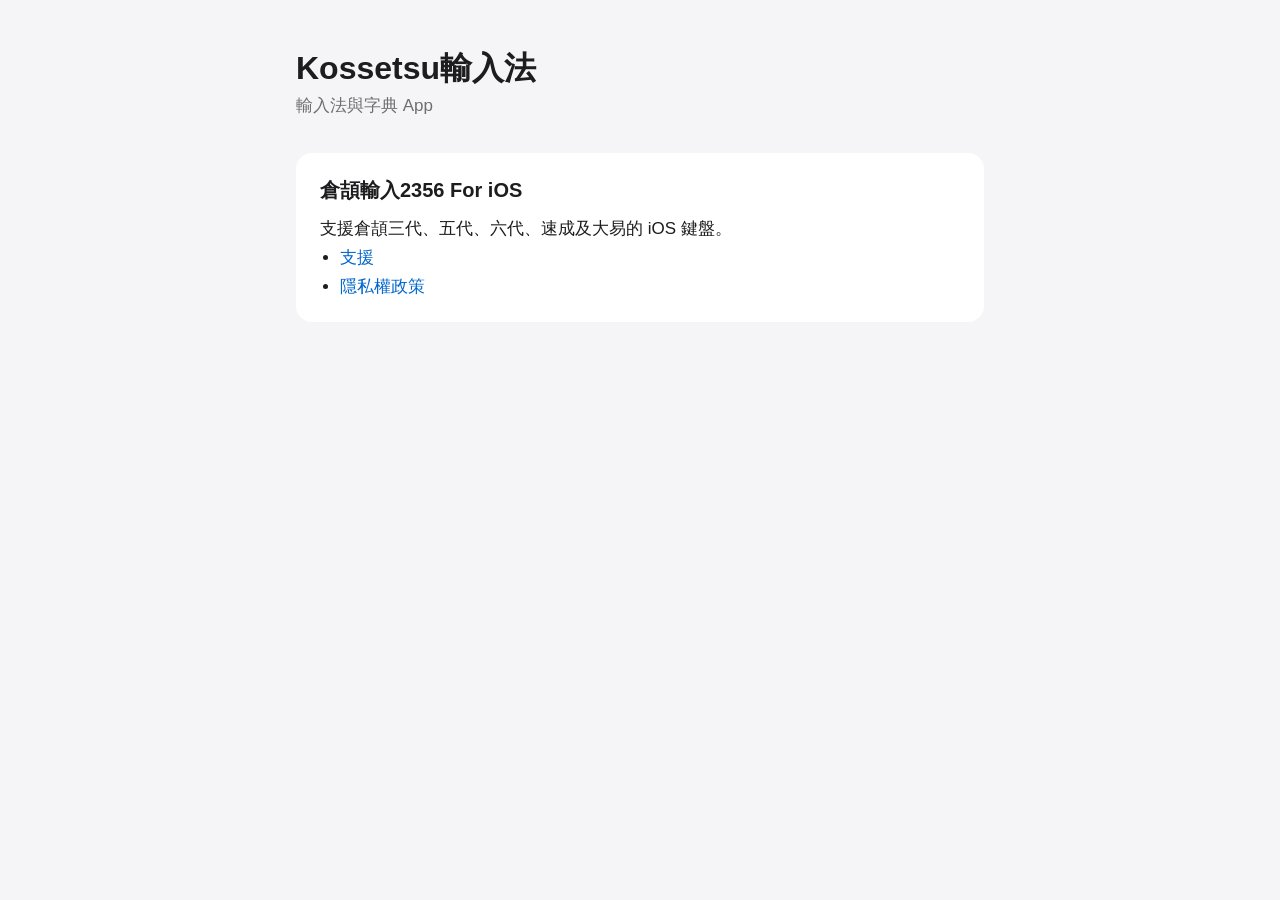
<file: index.html>
<!doctype html>
<html lang="zh-Hant">
<head>
<meta charset="utf-8">
<meta name="viewport" content="width=device-width, initial-scale=1">
<meta http-equiv="refresh" content="0; url=/KossetsuCollege/">
<title>Kossetsu輸入法</title>
</head>
<body><a href="/KossetsuCollege/">Kossetsu輸入法</a></body>
</html>
</file>
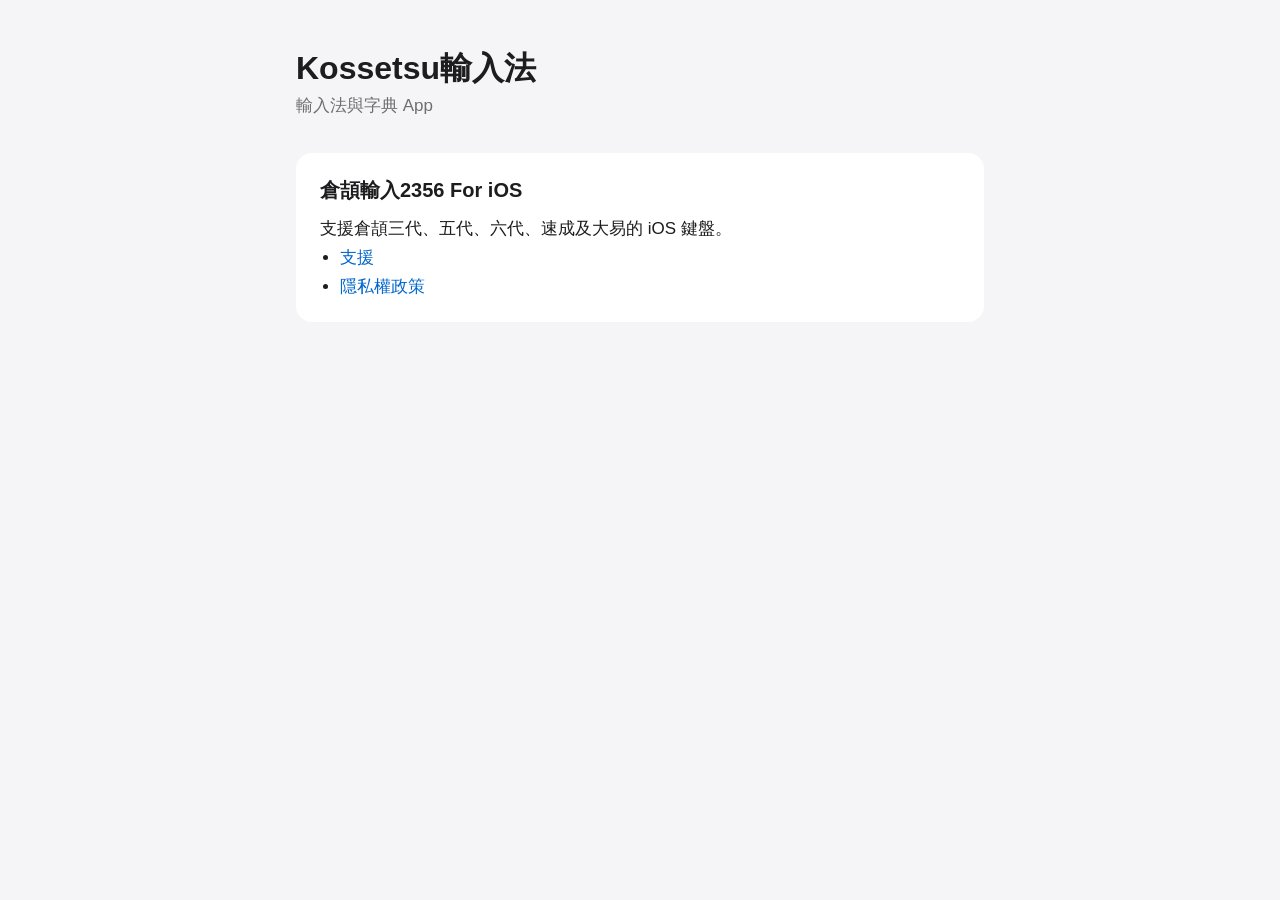
<file: KossetsuCollege/index.html>
<!doctype html>
<html lang="zh-Hant">
<head>
<meta charset="utf-8">
<meta name="viewport" content="width=device-width, initial-scale=1">
<title>Kossetsu輸入法</title>
<link rel="stylesheet" href="/KossetsuCollege/style.css">
</head>
<body>
<main>
<h1>Kossetsu輸入法</h1>
<p class="sub">輸入法與字典 App</p>
<section>
<h2>倉頡輸入2356 For iOS</h2>
<p>支援倉頡三代、五代、六代、速成及大易的 iOS 鍵盤。</p>
<ul><li><a href="/KossetsuCollege/cangjie2356/support/">支援</a></li><li><a href="/KossetsuCollege/cangjie2356/privacy/">隱私權政策</a></li></ul>
</section>
</main>
</body>
</html>
</file>
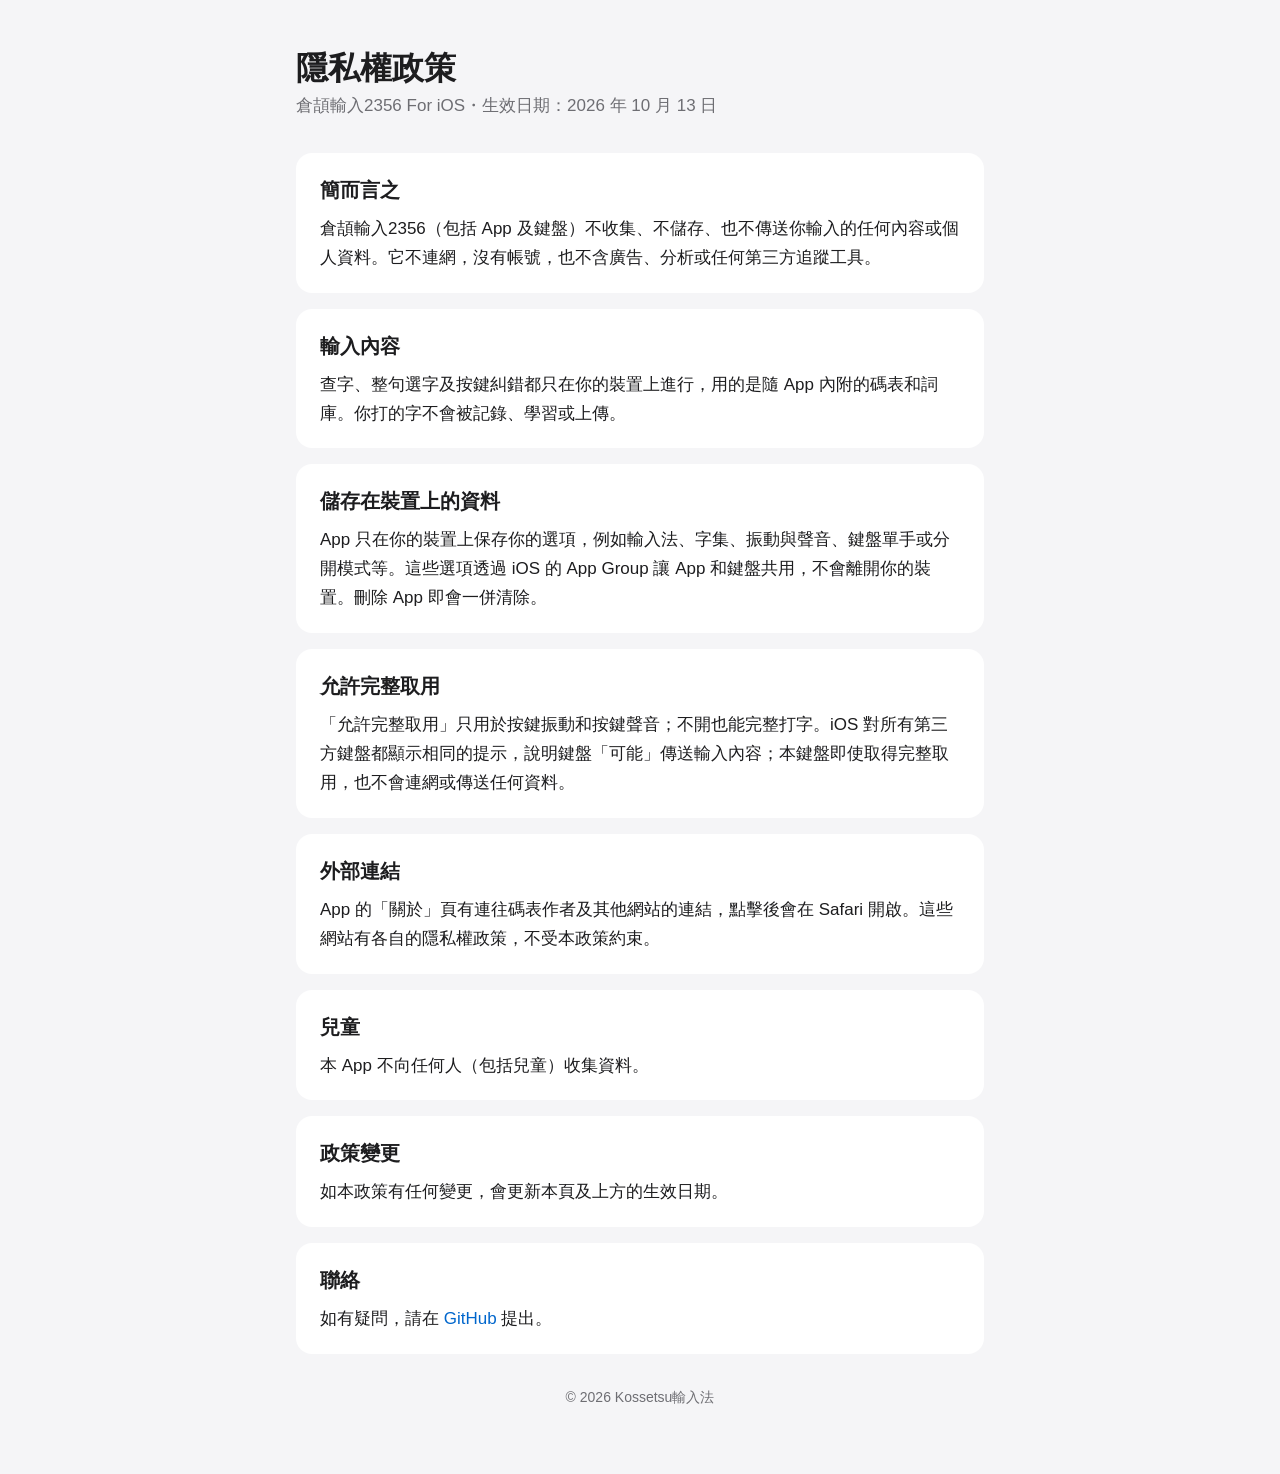
<file: cangjie2356/privacy/index.html>
<!doctype html>
<html lang="zh-Hant">
<head>
<meta charset="utf-8">
<meta name="viewport" content="width=device-width, initial-scale=1">
<title>隱私權政策 – 倉頡輸入2356</title>
<link rel="stylesheet" href="/style.css">
</head>
<body>
<main>
<h1>隱私權政策</h1>
<p class="sub">倉頡輸入2356 For iOS・生效日期：2026 年 10 月 13 日</p>

<section>
<h2>簡而言之</h2>
<p>倉頡輸入2356（包括 App 及鍵盤）不收集、不儲存、也不傳送你輸入的任何內容或個人資料。它不連網，沒有帳號，也不含廣告、分析或任何第三方追蹤工具。</p>
</section>

<section>
<h2>輸入內容</h2>
<p>查字、整句選字及按鍵糾錯都只在你的裝置上進行，用的是隨 App 內附的碼表和詞庫。你打的字不會被記錄、學習或上傳。</p>
</section>

<section>
<h2>儲存在裝置上的資料</h2>
<p>App 只在你的裝置上保存你的選項，例如輸入法、字集、振動與聲音、鍵盤單手或分開模式等。這些選項透過 iOS 的 App Group 讓 App 和鍵盤共用，不會離開你的裝置。刪除 App 即會一併清除。</p>
</section>

<section>
<h2>允許完整取用</h2>
<p>「允許完整取用」只用於按鍵振動和按鍵聲音；不開也能完整打字。iOS 對所有第三方鍵盤都顯示相同的提示，說明鍵盤「可能」傳送輸入內容；本鍵盤即使取得完整取用，也不會連網或傳送任何資料。</p>
</section>

<section>
<h2>外部連結</h2>
<p>App 的「關於」頁有連往碼表作者及其他網站的連結，點擊後會在 Safari 開啟。這些網站有各自的隱私權政策，不受本政策約束。</p>
</section>

<section>
<h2>兒童</h2>
<p>本 App 不向任何人（包括兒童）收集資料。</p>
</section>

<section>
<h2>政策變更</h2>
<p>如本政策有任何變更，會更新本頁及上方的生效日期。</p>
</section>

<section>
<h2>聯絡</h2>
<p>如有疑問，請在 <a href="https://github.com/Arthurmcarthur/arthurmcarthur.github.io/issues">GitHub</a> 提出。</p>
</section>

<footer>© 2026 Kossetsu輸入法</footer>
</main>
</body>
</html>
</file>
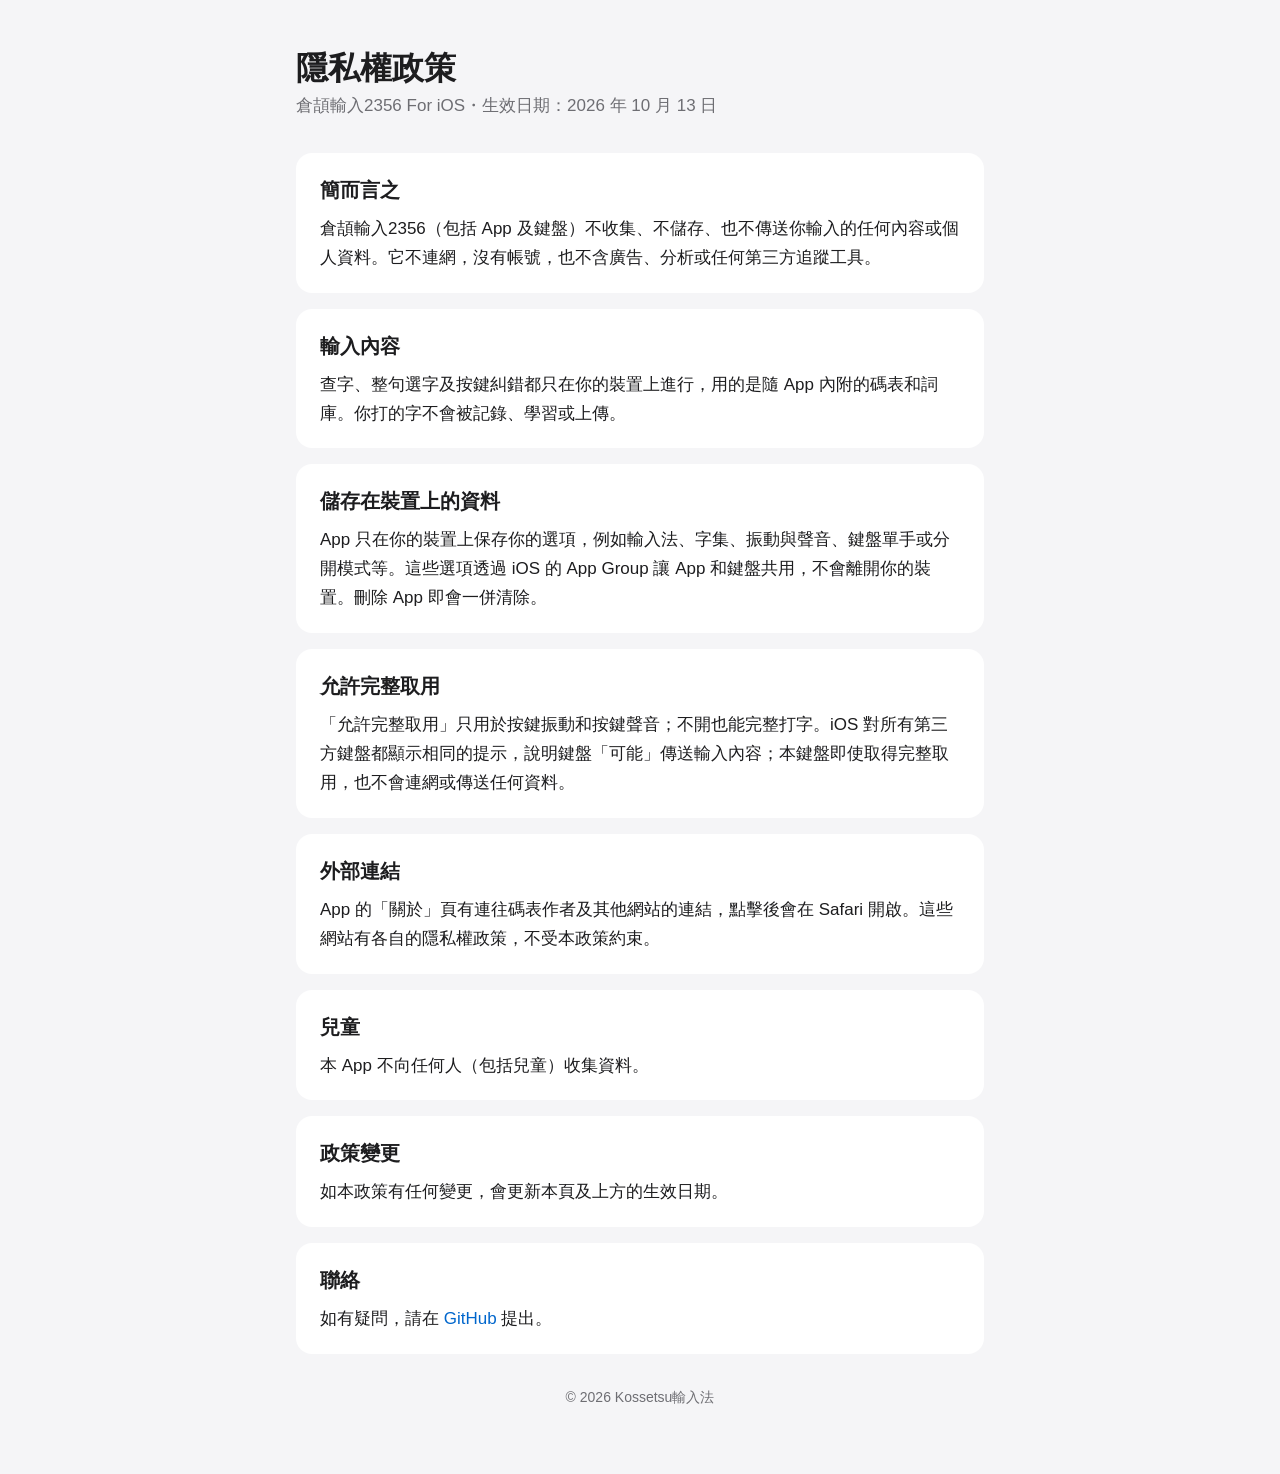
<file: KossetsuCollege/cangjie2356/privacy/index.html>
<!doctype html>
<html lang="zh-Hant">
<head>
<meta charset="utf-8">
<meta name="viewport" content="width=device-width, initial-scale=1">
<title>隱私權政策 – 倉頡輸入2356</title>
<link rel="stylesheet" href="/KossetsuCollege/style.css">
</head>
<body>
<main>
<h1>隱私權政策</h1>
<p class="sub">倉頡輸入2356 For iOS・生效日期：2026 年 10 月 13 日</p>

<section>
<h2>簡而言之</h2>
<p>倉頡輸入2356（包括 App 及鍵盤）不收集、不儲存、也不傳送你輸入的任何內容或個人資料。它不連網，沒有帳號，也不含廣告、分析或任何第三方追蹤工具。</p>
</section>

<section>
<h2>輸入內容</h2>
<p>查字、整句選字及按鍵糾錯都只在你的裝置上進行，用的是隨 App 內附的碼表和詞庫。你打的字不會被記錄、學習或上傳。</p>
</section>

<section>
<h2>儲存在裝置上的資料</h2>
<p>App 只在你的裝置上保存你的選項，例如輸入法、字集、振動與聲音、鍵盤單手或分開模式等。這些選項透過 iOS 的 App Group 讓 App 和鍵盤共用，不會離開你的裝置。刪除 App 即會一併清除。</p>
</section>

<section>
<h2>允許完整取用</h2>
<p>「允許完整取用」只用於按鍵振動和按鍵聲音；不開也能完整打字。iOS 對所有第三方鍵盤都顯示相同的提示，說明鍵盤「可能」傳送輸入內容；本鍵盤即使取得完整取用，也不會連網或傳送任何資料。</p>
</section>

<section>
<h2>外部連結</h2>
<p>App 的「關於」頁有連往碼表作者及其他網站的連結，點擊後會在 Safari 開啟。這些網站有各自的隱私權政策，不受本政策約束。</p>
</section>

<section>
<h2>兒童</h2>
<p>本 App 不向任何人（包括兒童）收集資料。</p>
</section>

<section>
<h2>政策變更</h2>
<p>如本政策有任何變更，會更新本頁及上方的生效日期。</p>
</section>

<section>
<h2>聯絡</h2>
<p>如有疑問，請在 <a href="https://github.com/Arthurmcarthur/arthurmcarthur.github.io/issues">GitHub</a> 提出。</p>
</section>

<footer>© 2026 Kossetsu輸入法</footer>
</main>
</body>
</html>
</file>
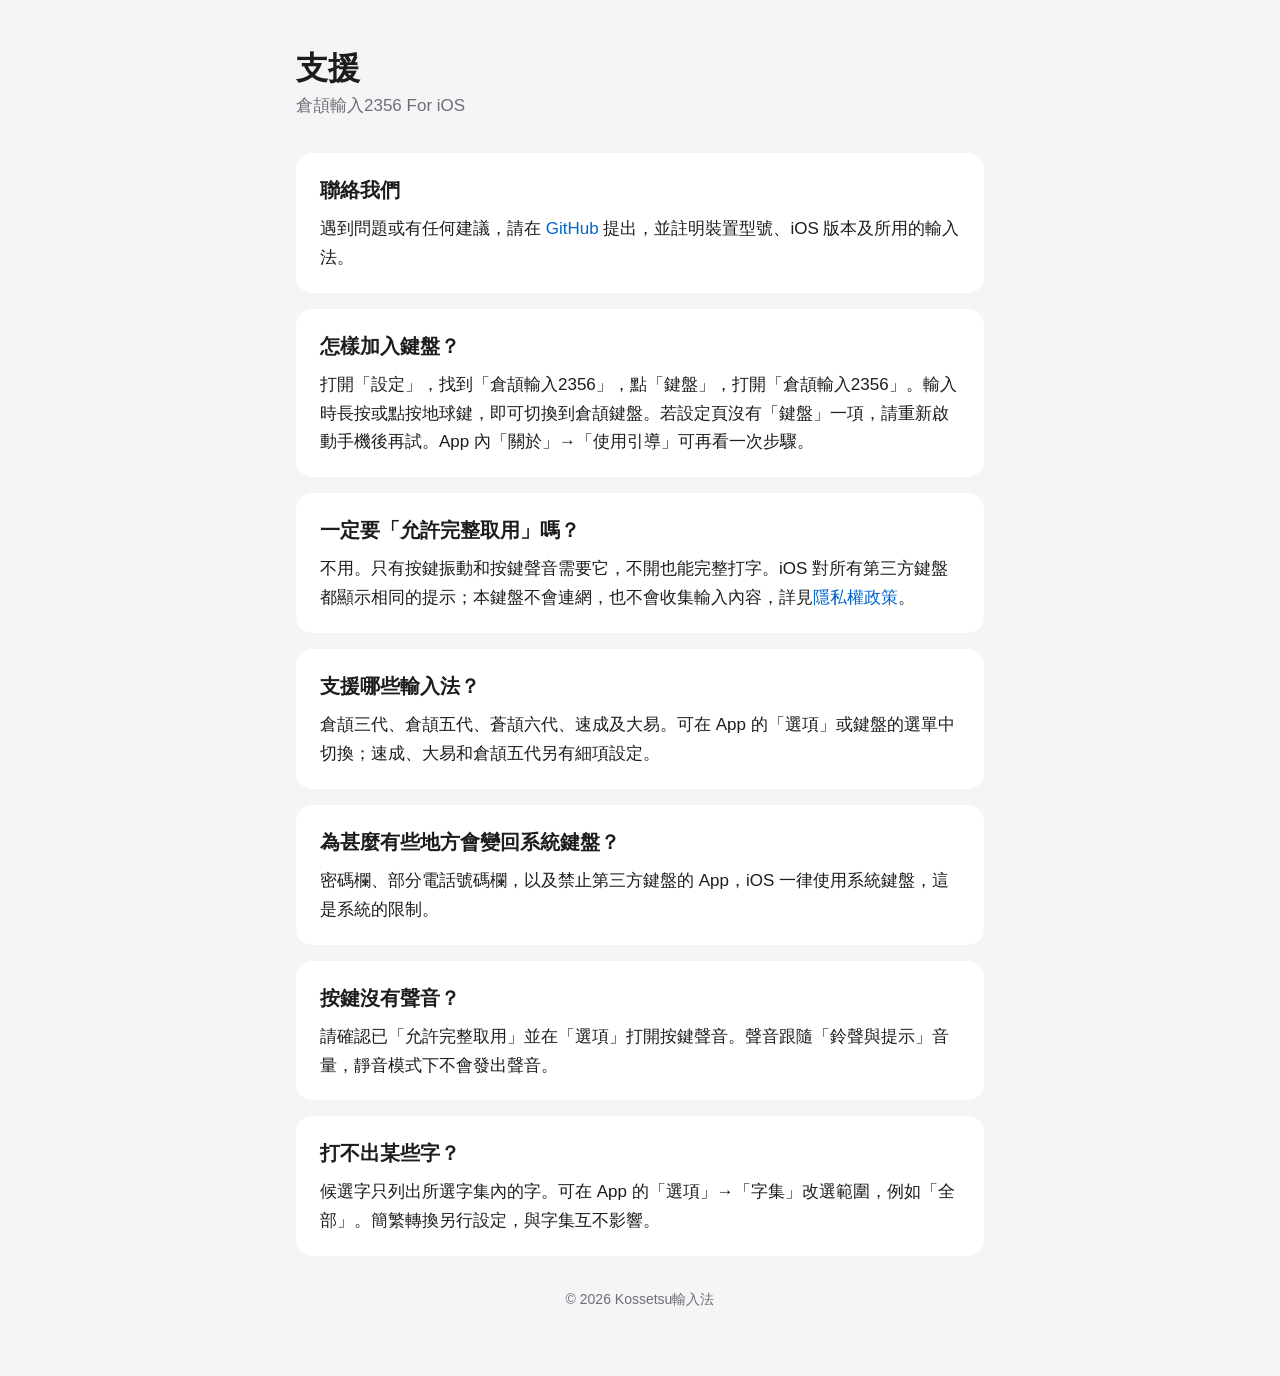
<file: KossetsuCollege/cangjie2356/support/index.html>
<!doctype html>
<html lang="zh-Hant">
<head>
<meta charset="utf-8">
<meta name="viewport" content="width=device-width, initial-scale=1">
<title>支援 – 倉頡輸入2356</title>
<link rel="stylesheet" href="/KossetsuCollege/style.css">
</head>
<body>
<main>
<h1>支援</h1>
<p class="sub">倉頡輸入2356 For iOS</p>

<section>
<h2>聯絡我們</h2>
<p>遇到問題或有任何建議，請在 <a href="https://github.com/Arthurmcarthur/arthurmcarthur.github.io/issues">GitHub</a> 提出，並註明裝置型號、iOS 版本及所用的輸入法。</p>
</section>

<section>
<h2>怎樣加入鍵盤？</h2>
<p>打開「設定」，找到「倉頡輸入2356」，點「鍵盤」，打開「倉頡輸入2356」。輸入時長按或點按地球鍵，即可切換到倉頡鍵盤。若設定頁沒有「鍵盤」一項，請重新啟動手機後再試。App 內「關於」→「使用引導」可再看一次步驟。</p>
</section>

<section>
<h2>一定要「允許完整取用」嗎？</h2>
<p>不用。只有按鍵振動和按鍵聲音需要它，不開也能完整打字。iOS 對所有第三方鍵盤都顯示相同的提示；本鍵盤不會連網，也不會收集輸入內容，詳見<a href="/KossetsuCollege/cangjie2356/privacy/">隱私權政策</a>。</p>
</section>

<section>
<h2>支援哪些輸入法？</h2>
<p>倉頡三代、倉頡五代、蒼頡六代、速成及大易。可在 App 的「選項」或鍵盤的選單中切換；速成、大易和倉頡五代另有細項設定。</p>
</section>

<section>
<h2>為甚麼有些地方會變回系統鍵盤？</h2>
<p>密碼欄、部分電話號碼欄，以及禁止第三方鍵盤的 App，iOS 一律使用系統鍵盤，這是系統的限制。</p>
</section>

<section>
<h2>按鍵沒有聲音？</h2>
<p>請確認已「允許完整取用」並在「選項」打開按鍵聲音。聲音跟隨「鈴聲與提示」音量，靜音模式下不會發出聲音。</p>
</section>

<section>
<h2>打不出某些字？</h2>
<p>候選字只列出所選字集內的字。可在 App 的「選項」→「字集」改選範圍，例如「全部」。簡繁轉換另行設定，與字集互不影響。</p>
</section>

<footer>© 2026 Kossetsu輸入法</footer>
</main>
</body>
</html>
</file>
<file: KossetsuCollege/style.css>
:root { --bg: #f5f5f7; --card: #fff; --text: #1d1d1f; --muted: #6e6e73; --accent: #0066cc; color-scheme: light dark; }
@media (prefers-color-scheme: dark) { :root { --bg: #000; --card: #1c1c1e; --text: #f5f5f7; --muted: #a1a1a6; --accent: #2997ff; } }
* { box-sizing: border-box; }
body { margin: 0; background: var(--bg); color: var(--text); font: 17px/1.7 -apple-system, BlinkMacSystemFont, "PingFang TC", "Noto Sans TC", sans-serif; }
main { max-width: 720px; margin: 0 auto; padding: 48px 16px 64px; }
h1 { font-size: 32px; line-height: 1.25; margin: 0 0 4px; }
h2 { font-size: 20px; margin: 0 0 8px; }
.sub { color: var(--muted); margin: 0 0 32px; }
section { background: var(--card); border-radius: 16px; padding: 20px 24px; margin-bottom: 16px; }
section p, section ul { margin: 0; }
section ul { padding-left: 1.2em; }
a { color: var(--accent); text-decoration: none; }
a:hover { text-decoration: underline; }
footer { color: var(--muted); font-size: 14px; text-align: center; margin-top: 32px; }
</file>
<file: style.css>
:root { --bg: #f5f5f7; --card: #fff; --text: #1d1d1f; --muted: #6e6e73; --accent: #0066cc; color-scheme: light dark; }
@media (prefers-color-scheme: dark) { :root { --bg: #000; --card: #1c1c1e; --text: #f5f5f7; --muted: #a1a1a6; --accent: #2997ff; } }
* { box-sizing: border-box; }
body { margin: 0; background: var(--bg); color: var(--text); font: 17px/1.7 -apple-system, BlinkMacSystemFont, "PingFang TC", "Noto Sans TC", sans-serif; }
main { max-width: 720px; margin: 0 auto; padding: 48px 16px 64px; }
h1 { font-size: 32px; line-height: 1.25; margin: 0 0 4px; }
h2 { font-size: 20px; margin: 0 0 8px; }
.sub { color: var(--muted); margin: 0 0 32px; }
section { background: var(--card); border-radius: 16px; padding: 20px 24px; margin-bottom: 16px; }
section p, section ul { margin: 0; }
section ul { padding-left: 1.2em; }
a { color: var(--accent); text-decoration: none; }
a:hover { text-decoration: underline; }
footer { color: var(--muted); font-size: 14px; text-align: center; margin-top: 32px; }
</file>
